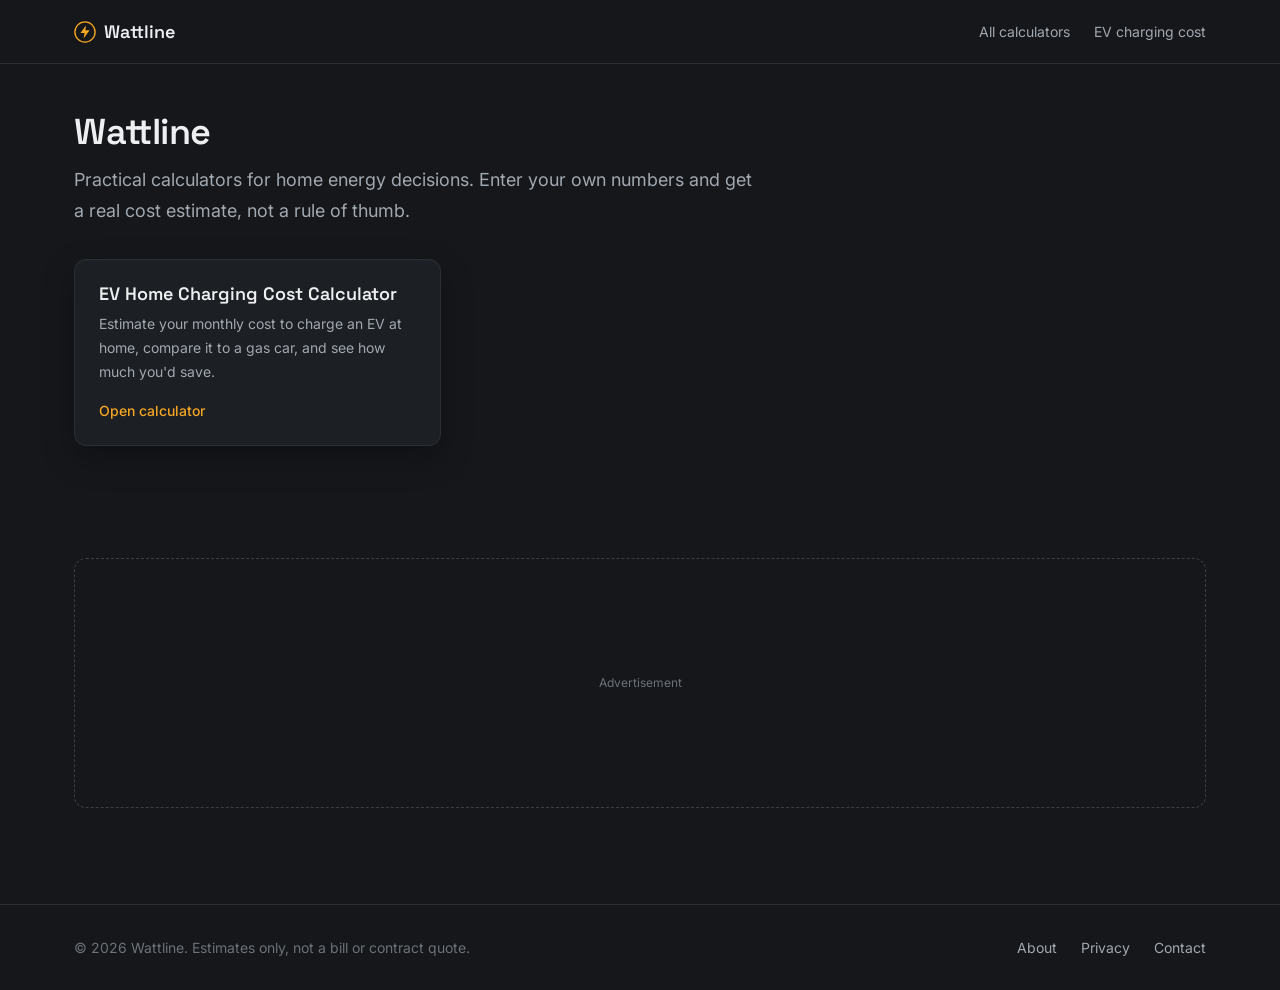
<file: index.html>
<!DOCTYPE html>
<html lang="en">
<head>
  <meta charset="UTF-8" />
  <meta name="viewport" content="width=device-width, initial-scale=1.0" />
  <title>Wattline | Home Energy Calculators</title>
  <meta
    name="description"
    content="Free calculators for home energy decisions: EV charging costs, solar payback, battery storage, and more. Enter your numbers, see real costs."
  />
  <link rel="canonical" href="https://wattline.example/" />

  <meta property="og:type" content="website" />
  <meta property="og:title" content="Wattline | Home Energy Calculators" />
  <meta
    property="og:description"
    content="Free calculators for home energy decisions: EV charging costs, solar payback, battery storage, and more."
  />
  <meta property="og:url" content="https://wattline.example/" />

  <link rel="preconnect" href="https://fonts.googleapis.com" />
  <link rel="preconnect" href="https://fonts.gstatic.com" crossorigin />
  <link
    href="https://fonts.googleapis.com/css2?family=Inter:wght@400;500;600&family=Space+Grotesk:wght@500;600;700&display=swap"
    rel="stylesheet"
  />

  <link rel="stylesheet" href="shared/tokens.css" />
  <link rel="stylesheet" href="shared/base.css" />
  <link rel="stylesheet" href="style.css" />
</head>
<body>
  <div data-include="shared/header.html"></div>

  <main>
    <section class="page-intro wrap">
      <h1>Wattline</h1>
      <p class="page-intro__sub">
        Practical calculators for home energy decisions. Enter your own numbers and get a real
        cost estimate, not a rule of thumb.
      </p>
    </section>

    <section class="tool-index wrap" aria-labelledby="tools-heading">
      <h2 id="tools-heading" class="sr-only">Calculators</h2>
      <div class="tool-index-grid">
        <a class="panel tool-card" href="ev-charging-calculator/">
          <h3>EV Home Charging Cost Calculator</h3>
          <p>
            Estimate your monthly cost to charge an EV at home, compare it to a gas car, and see
            how much you'd save.
          </p>
          <span class="tool-card__cta">Open calculator</span>
        </a>
      </div>
    </section>

    <div class="wrap">
      <div class="ad-slot" role="complementary" aria-label="Advertisement">
        <span class="ad-slot__inner">Advertisement</span>
      </div>
    </div>
  </main>

  <div data-include="shared/footer.html"></div>

  <script src="shared/include.js"></script>
</body>
</html>
</file>
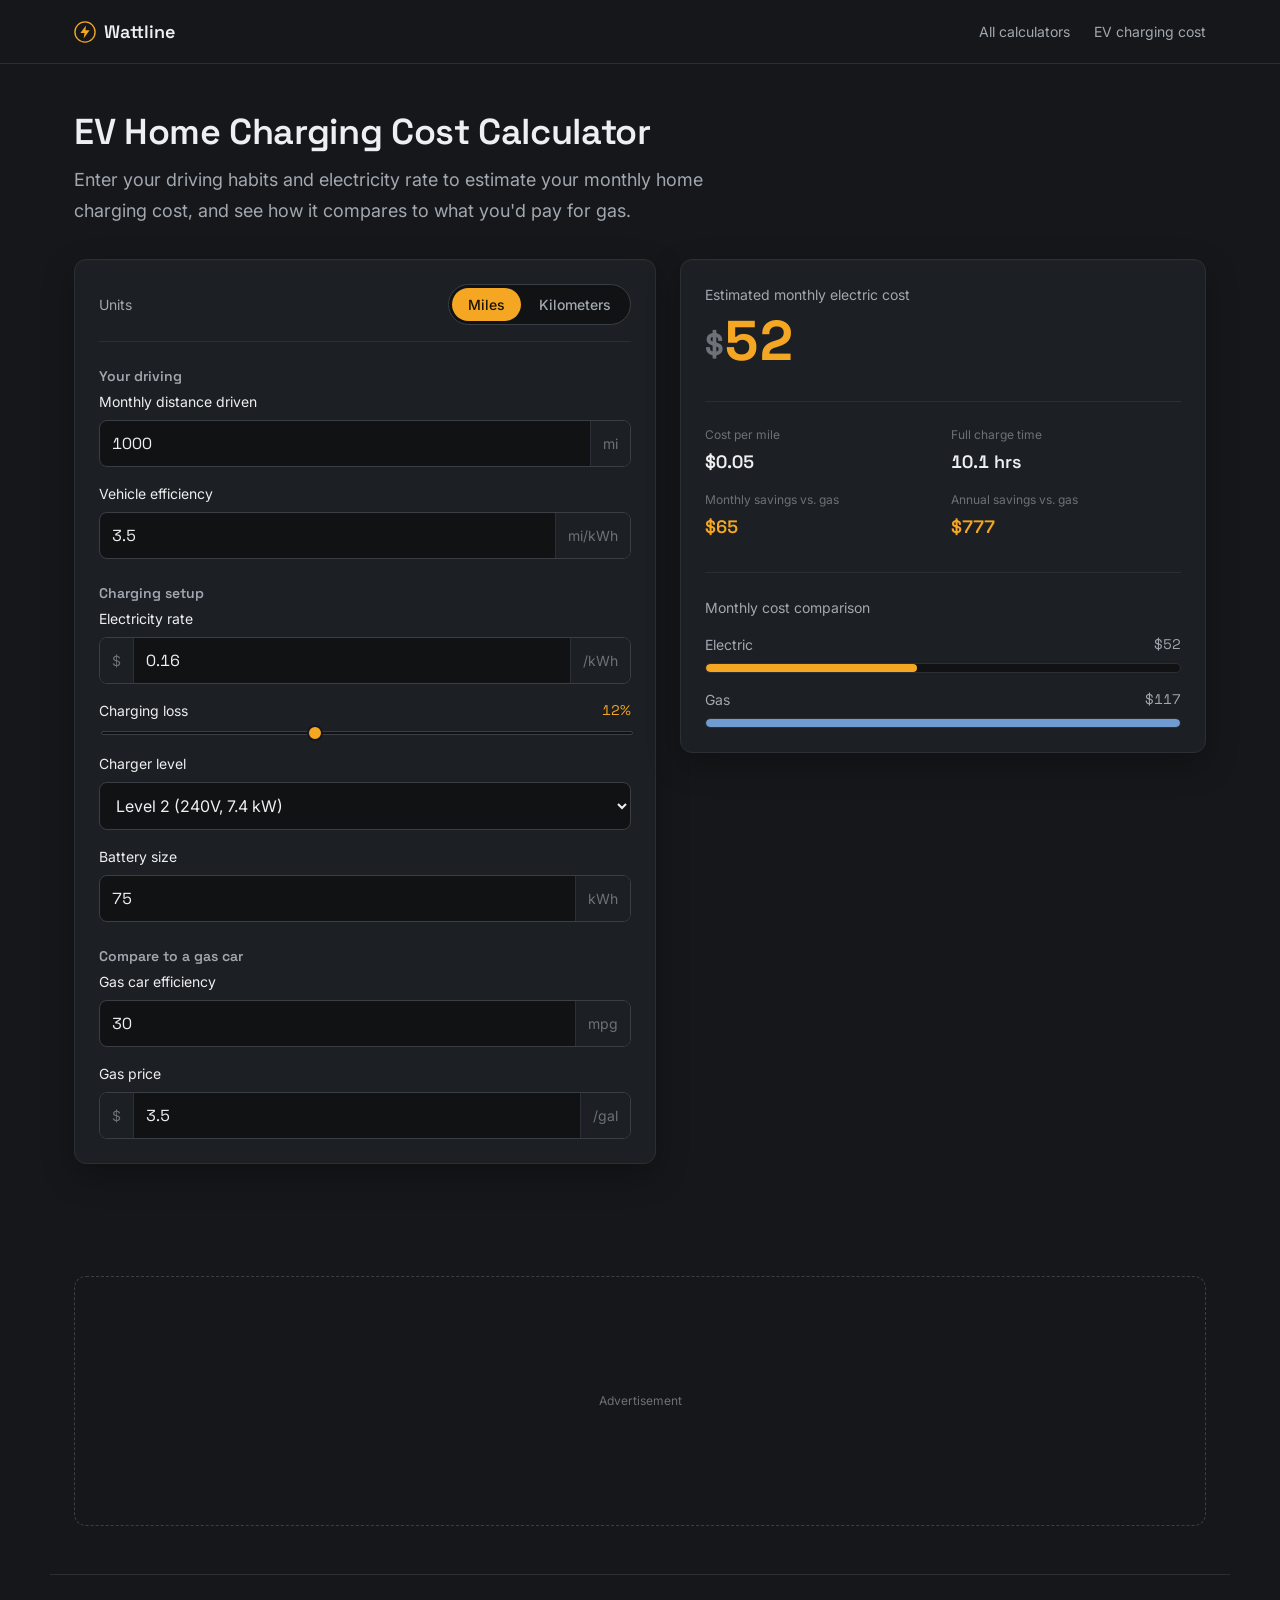
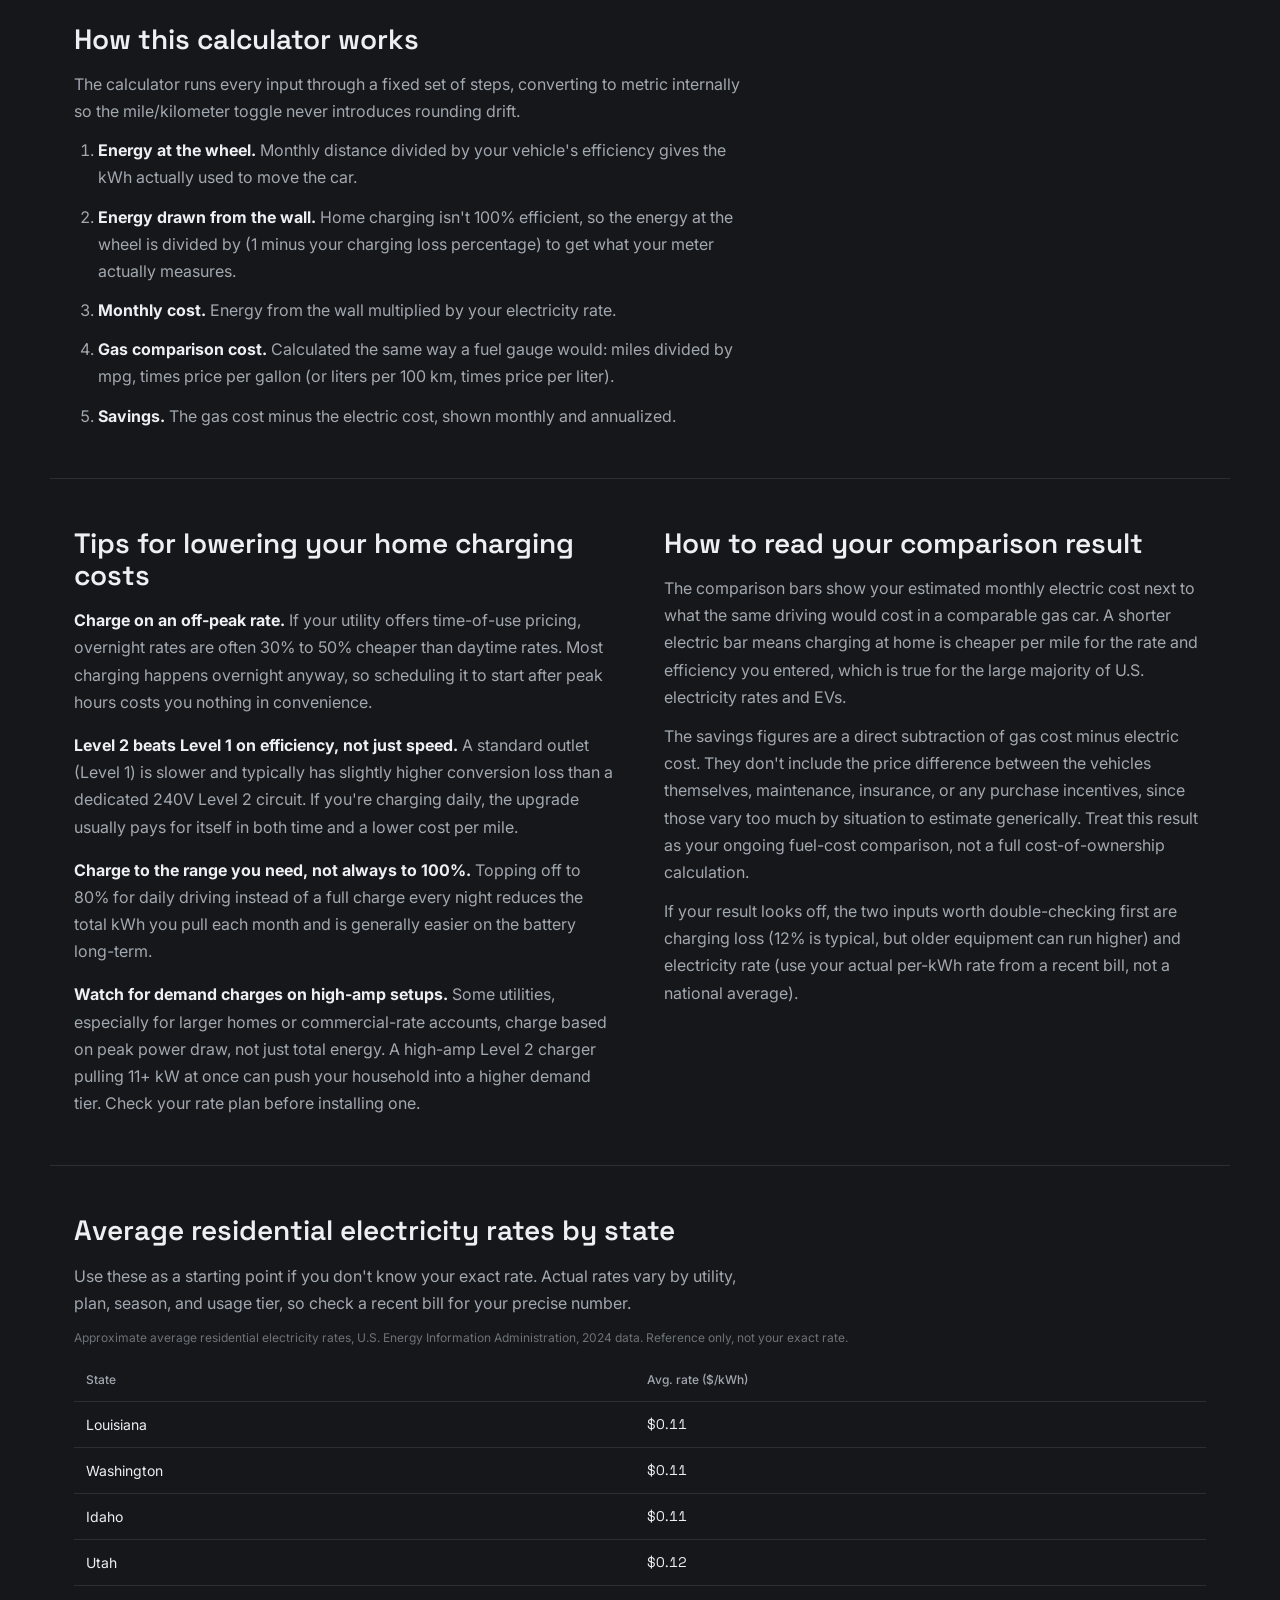
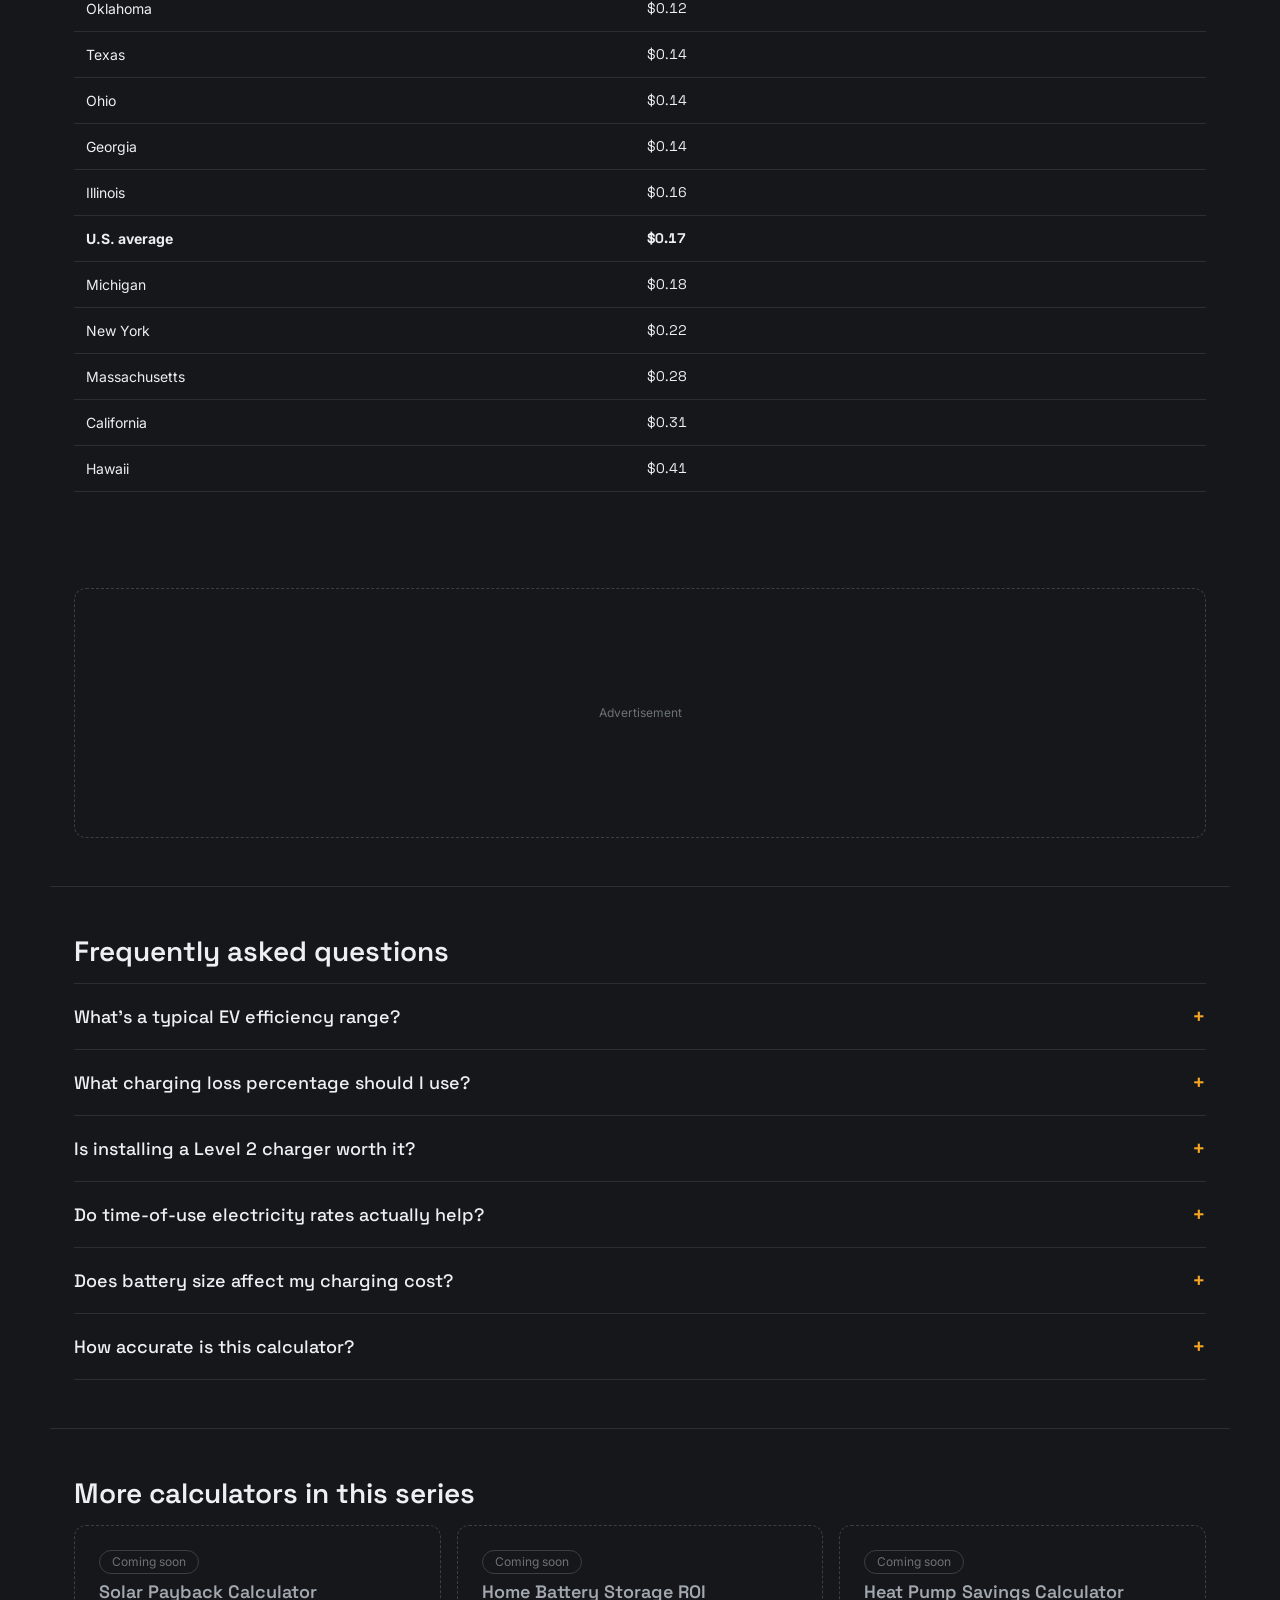
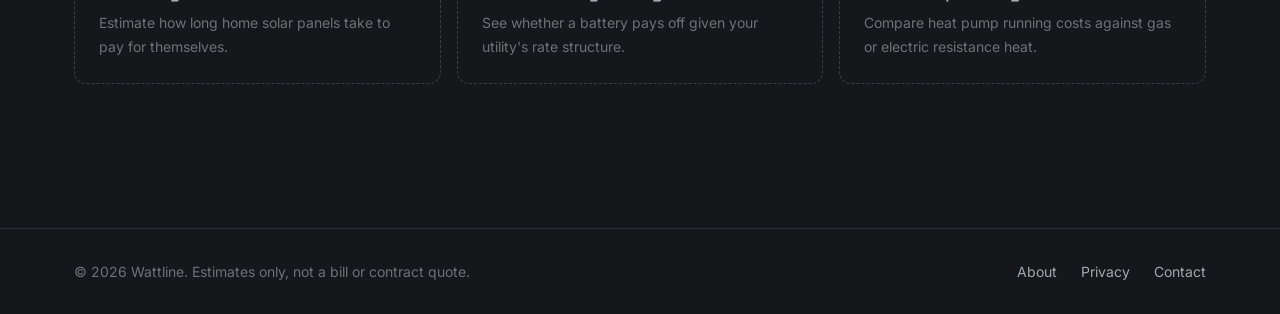
<file: ev-charging-calculator/index.html>
<!DOCTYPE html>
<html lang="en">
<head>
  <meta charset="UTF-8" />
  <meta name="viewport" content="width=device-width, initial-scale=1.0" />
  <title>EV Home Charging Cost Calculator | Wattline</title>
  <meta
    name="description"
    content="Estimate your monthly EV home charging cost, compare it to a gas car, and see how much you'll save. Accounts for charging loss, charger level, and electricity rate."
  />
  <link rel="canonical" href="https://wattline.example/ev-charging-calculator/" />

  <meta property="og:type" content="website" />
  <meta property="og:title" content="EV Home Charging Cost Calculator" />
  <meta
    property="og:description"
    content="Estimate your monthly EV home charging cost and see how it compares to gas."
  />
  <meta property="og:url" content="https://wattline.example/ev-charging-calculator/" />

  <link rel="preconnect" href="https://fonts.googleapis.com" />
  <link rel="preconnect" href="https://fonts.gstatic.com" crossorigin />
  <link
    href="https://fonts.googleapis.com/css2?family=Inter:wght@400;500;600&family=Space+Grotesk:wght@500;600;700&display=swap"
    rel="stylesheet"
  />

  <link rel="stylesheet" href="../shared/tokens.css" />
  <link rel="stylesheet" href="../shared/base.css" />
  <link rel="stylesheet" href="style.css" />

  <script type="application/ld+json">
    {
      "@context": "https://schema.org",
      "@type": "FAQPage",
      "mainEntity": [
        {
          "@type": "Question",
          "name": "What's a typical EV efficiency range?",
          "acceptedAnswer": {
            "@type": "Answer",
            "text": "Most electric vehicles fall between roughly 2.5 and 4.5 miles per kWh (about 1.5 to 2.8 km per kWh), depending on the vehicle's size, weight, and driving conditions. Smaller EVs and sedans tend to sit at the efficient end; larger SUVs and trucks sit lower. Cold weather and highway speeds both reduce efficiency."
          }
        },
        {
          "@type": "Question",
          "name": "What charging loss percentage should I use?",
          "acceptedAnswer": {
            "@type": "Answer",
            "text": "Home charging typically loses 8% to 15% of the electricity drawn from the wall before it reaches the battery, mostly as heat during AC-to-DC conversion. 12% is a reasonable default for a Level 2 home charger. Level 1 setups and older equipment can run slightly higher."
          }
        },
        {
          "@type": "Question",
          "name": "Is installing a Level 2 charger worth it?",
          "acceptedAnswer": {
            "@type": "Answer",
            "text": "If you drive more than a short commute daily, yes. Level 1 (a standard outlet) adds only 3 to 5 miles of range per hour, which struggles to keep up with daily driving. Level 2 adds 20 to 40 miles per hour, fully replenishes overnight, and runs slightly more efficiently, which lowers your effective cost per mile."
          }
        },
        {
          "@type": "Question",
          "name": "Do time-of-use electricity rates actually help?",
          "acceptedAnswer": {
            "@type": "Answer",
            "text": "Often, yes. Many utilities offer overnight off-peak rates that run 30% to 50% below the standard rate. Since most home charging happens overnight anyway, shifting or scheduling charging to that window can meaningfully lower your monthly cost without changing anything else about your driving."
          }
        },
        {
          "@type": "Question",
          "name": "Does battery size affect my charging cost?",
          "acceptedAnswer": {
            "@type": "Answer",
            "text": "No. Your monthly cost depends on how far you drive and how efficiently your car uses electricity, not the size of the battery. Battery size only affects how long a full charge takes and how much range you have between charges."
          }
        },
        {
          "@type": "Question",
          "name": "How accurate is this calculator?",
          "acceptedAnswer": {
            "@type": "Answer",
            "text": "It's an estimate built from the inputs you provide. Your actual utility bill can differ based on tiered pricing, time-of-use rates, seasonal adjustments, and any fixed monthly charges your utility applies. Use it to compare scenarios, not as a substitute for your bill."
          }
        }
      ]
    }
  </script>
</head>
<body>
  <div data-include="../shared/header.html"></div>

  <main>
    <section class="page-intro wrap">
      <h1>EV Home Charging Cost Calculator</h1>
      <p class="page-intro__sub">
        Enter your driving habits and electricity rate to estimate your monthly home charging
        cost, and see how it compares to what you'd pay for gas.
      </p>
    </section>

    <section class="calculator wrap" aria-labelledby="calculator-heading">
      <h2 id="calculator-heading" class="sr-only">Charging cost calculator</h2>

      <div class="calculator__grid">
        <form class="panel calc-inputs" id="calc-form">
          <div class="calc-inputs__unit-row">
            <span class="calc-inputs__unit-label">Units</span>
            <div class="unit-toggle" role="group" aria-label="Distance unit">
              <button type="button" class="unit-toggle__option" data-unit="mi" aria-pressed="true">
                Miles
              </button>
              <button type="button" class="unit-toggle__option" data-unit="km" aria-pressed="false">
                Kilometers
              </button>
            </div>
          </div>

          <fieldset class="calc-inputs__group">
            <legend>Your driving</legend>

            <div class="field">
              <label for="distance">Monthly distance driven</label>
              <div class="field__input-row">
                <input type="number" id="distance" name="distance" min="0" step="1" value="1000" inputmode="decimal" />
                <span class="field__suffix" data-suffix="distance">mi</span>
              </div>
            </div>

            <div class="field">
              <label for="efficiency">Vehicle efficiency</label>
              <div class="field__input-row">
                <input type="number" id="efficiency" name="efficiency" min="0.1" step="0.1" value="3.5" inputmode="decimal" />
                <span class="field__suffix" data-suffix="efficiency">mi/kWh</span>
              </div>
            </div>
          </fieldset>

          <fieldset class="calc-inputs__group">
            <legend>Charging setup</legend>

            <div class="field">
              <label for="rate">Electricity rate</label>
              <div class="field__input-row">
                <span class="field__prefix">$</span>
                <input type="number" id="rate" name="rate" min="0" step="0.01" value="0.16" inputmode="decimal" />
                <span class="field__suffix">/kWh</span>
              </div>
            </div>

            <div class="field">
              <label for="loss">
                Charging loss
                <span class="field__value-badge num" id="loss-value">12%</span>
              </label>
              <input type="range" id="loss" name="loss" min="0" max="30" step="1" value="12" />
            </div>

            <div class="field">
              <label for="charger">Charger level</label>
              <select id="charger" name="charger">
                <option value="1.4">Level 1 (standard outlet, 1.4 kW)</option>
                <option value="7.4" selected>Level 2 (240V, 7.4 kW)</option>
                <option value="11.5">Level 2, high-amp (240V, 11.5 kW)</option>
              </select>
            </div>

            <div class="field">
              <label for="battery">Battery size</label>
              <div class="field__input-row">
                <input type="number" id="battery" name="battery" min="1" step="1" value="75" inputmode="decimal" />
                <span class="field__suffix">kWh</span>
              </div>
            </div>
          </fieldset>

          <fieldset class="calc-inputs__group">
            <legend>Compare to a gas car</legend>

            <div class="field">
              <label for="gas-efficiency">Gas car efficiency</label>
              <div class="field__input-row">
                <input type="number" id="gas-efficiency" name="gasEfficiency" min="1" step="0.1" value="30" inputmode="decimal" />
                <span class="field__suffix" data-suffix="gasEfficiency">mpg</span>
              </div>
            </div>

            <div class="field">
              <label for="gas-price">Gas price</label>
              <div class="field__input-row">
                <span class="field__prefix">$</span>
                <input type="number" id="gas-price" name="gasPrice" min="0" step="0.01" value="3.50" inputmode="decimal" />
                <span class="field__suffix" data-suffix="gasPriceUnit">/gal</span>
              </div>
            </div>
          </fieldset>
        </form>

        <div class="panel meter" aria-live="polite">
          <p class="meter__label">Estimated monthly electric cost</p>
          <p class="meter__value">
            <span class="meter__currency">$</span><span class="num" id="out-monthly-cost">0</span>
          </p>

          <div class="meter__stats">
            <div class="meter__stat">
              <span class="meter__stat-label">Cost per <span data-unit-word="mi">mile</span></span>
              <span class="meter__stat-value num" id="out-cost-per-distance">$0.00</span>
            </div>
            <div class="meter__stat">
              <span class="meter__stat-label">Full charge time</span>
              <span class="meter__stat-value num" id="out-charge-time">0 hrs</span>
            </div>
            <div class="meter__stat">
              <span class="meter__stat-label">Monthly savings vs. gas</span>
              <span class="meter__stat-value num meter__stat-value--amber" id="out-monthly-savings">$0</span>
            </div>
            <div class="meter__stat">
              <span class="meter__stat-label">Annual savings vs. gas</span>
              <span class="meter__stat-value num meter__stat-value--amber" id="out-annual-savings">$0</span>
            </div>
          </div>

          <div class="meter__compare">
            <p class="meter__compare-label">Monthly cost comparison</p>

            <div class="compare-bar">
              <div class="compare-bar__head">
                <span>Electric</span>
                <span class="num" id="out-bar-electric-value">$0</span>
              </div>
              <div class="compare-bar__track">
                <div class="compare-bar__fill compare-bar__fill--amber" id="out-bar-electric" style="width: 0%"></div>
              </div>
            </div>

            <div class="compare-bar">
              <div class="compare-bar__head">
                <span>Gas</span>
                <span class="num" id="out-bar-gas-value">$0</span>
              </div>
              <div class="compare-bar__track">
                <div class="compare-bar__fill compare-bar__fill--blue" id="out-bar-gas" style="width: 0%"></div>
              </div>
            </div>
          </div>
        </div>
      </div>
    </section>

    <div class="wrap">
      <div class="ad-slot" role="complementary" aria-label="Advertisement">
        <span class="ad-slot__inner">Advertisement</span>
      </div>
    </div>

    <section class="content-block wrap" aria-labelledby="methodology-heading">
      <h2 id="methodology-heading">How this calculator works</h2>
      <p>
        The calculator runs every input through a fixed set of steps, converting to metric
        internally so the mile/kilometer toggle never introduces rounding drift.
      </p>
      <ol class="method-list">
        <li>
          <strong>Energy at the wheel.</strong> Monthly distance divided by your vehicle's
          efficiency gives the kWh actually used to move the car.
        </li>
        <li>
          <strong>Energy drawn from the wall.</strong> Home charging isn't 100% efficient, so
          the energy at the wheel is divided by (1 minus your charging loss percentage) to get
          what your meter actually measures.
        </li>
        <li>
          <strong>Monthly cost.</strong> Energy from the wall multiplied by your electricity
          rate.
        </li>
        <li>
          <strong>Gas comparison cost.</strong> Calculated the same way a fuel gauge would: miles
          divided by mpg, times price per gallon (or liters per 100 km, times price per liter).
        </li>
        <li>
          <strong>Savings.</strong> The gas cost minus the electric cost, shown monthly and
          annualized.
        </li>
      </ol>
    </section>

    <section class="content-block content-block--articles wrap">
      <article class="article">
        <h2>Tips for lowering your home charging costs</h2>
        <ul class="article__list">
          <li>
            <strong>Charge on an off-peak rate.</strong> If your utility offers time-of-use
            pricing, overnight rates are often 30% to 50% cheaper than daytime rates. Most
            charging happens overnight anyway, so scheduling it to start after peak hours costs
            you nothing in convenience.
          </li>
          <li>
            <strong>Level 2 beats Level 1 on efficiency, not just speed.</strong> A standard
            outlet (Level 1) is slower and typically has slightly higher conversion loss than a
            dedicated 240V Level 2 circuit. If you're charging daily, the upgrade usually pays
            for itself in both time and a lower cost per mile.
          </li>
          <li>
            <strong>Charge to the range you need, not always to 100%.</strong> Topping off to
            80% for daily driving instead of a full charge every night reduces the total kWh you
            pull each month and is generally easier on the battery long-term.
          </li>
          <li>
            <strong>Watch for demand charges on high-amp setups.</strong> Some utilities,
            especially for larger homes or commercial-rate accounts, charge based on peak power
            draw, not just total energy. A high-amp Level 2 charger pulling 11+ kW at once can
            push your household into a higher demand tier. Check your rate plan before installing
            one.
          </li>
        </ul>
      </article>

      <article class="article">
        <h2>How to read your comparison result</h2>
        <p>
          The comparison bars show your estimated monthly electric cost next to what the same
          driving would cost in a comparable gas car. A shorter electric bar means charging at
          home is cheaper per mile for the rate and efficiency you entered, which is true for
          the large majority of U.S. electricity rates and EVs.
        </p>
        <p>
          The savings figures are a direct subtraction of gas cost minus electric cost. They
          don't include the price difference between the vehicles themselves, maintenance,
          insurance, or any purchase incentives, since those vary too much by situation to
          estimate generically. Treat this result as your ongoing fuel-cost comparison, not a
          full cost-of-ownership calculation.
        </p>
        <p>
          If your result looks off, the two inputs worth double-checking first are charging loss
          (12% is typical, but older equipment can run higher) and electricity rate (use your
          actual per-kWh rate from a recent bill, not a national average).
        </p>
      </article>
    </section>

    <section class="content-block wrap" aria-labelledby="rates-heading">
      <h2 id="rates-heading">Average residential electricity rates by state</h2>
      <p>
        Use these as a starting point if you don't know your exact rate. Actual rates vary by
        utility, plan, season, and usage tier, so check a recent bill for your precise number.
      </p>
      <table class="data-table">
        <caption>
          Approximate average residential electricity rates, U.S. Energy Information
          Administration, 2024 data. Reference only, not your exact rate.
        </caption>
        <thead>
          <tr>
            <th scope="col">State</th>
            <th scope="col">Avg. rate ($/kWh)</th>
          </tr>
        </thead>
        <tbody>
          <tr><td>Louisiana</td><td class="num">$0.11</td></tr>
          <tr><td>Washington</td><td class="num">$0.11</td></tr>
          <tr><td>Idaho</td><td class="num">$0.11</td></tr>
          <tr><td>Utah</td><td class="num">$0.12</td></tr>
          <tr><td>Oklahoma</td><td class="num">$0.12</td></tr>
          <tr><td>Texas</td><td class="num">$0.14</td></tr>
          <tr><td>Ohio</td><td class="num">$0.14</td></tr>
          <tr><td>Georgia</td><td class="num">$0.14</td></tr>
          <tr><td>Illinois</td><td class="num">$0.16</td></tr>
          <tr><td><strong>U.S. average</strong></td><td class="num"><strong>$0.17</strong></td></tr>
          <tr><td>Michigan</td><td class="num">$0.18</td></tr>
          <tr><td>New York</td><td class="num">$0.22</td></tr>
          <tr><td>Massachusetts</td><td class="num">$0.28</td></tr>
          <tr><td>California</td><td class="num">$0.31</td></tr>
          <tr><td>Hawaii</td><td class="num">$0.41</td></tr>
        </tbody>
      </table>
    </section>

    <div class="wrap">
      <div class="ad-slot" role="complementary" aria-label="Advertisement">
        <span class="ad-slot__inner">Advertisement</span>
      </div>
    </div>

    <section class="content-block wrap" aria-labelledby="faq-heading">
      <h2 id="faq-heading">Frequently asked questions</h2>
      <div class="accordion" id="faq-accordion">
        <details class="accordion-item">
          <summary>What's a typical EV efficiency range?</summary>
          <div class="accordion-item__body">
            <p>
              Most electric vehicles fall between roughly 2.5 and 4.5 miles per kWh (about 1.5 to
              2.8 km per kWh), depending on the vehicle's size, weight, and driving conditions.
              Smaller EVs and sedans tend to sit at the efficient end; larger SUVs and trucks sit
              lower. Cold weather and highway speeds both reduce efficiency.
            </p>
          </div>
        </details>

        <details class="accordion-item">
          <summary>What charging loss percentage should I use?</summary>
          <div class="accordion-item__body">
            <p>
              Home charging typically loses 8% to 15% of the electricity drawn from the wall
              before it reaches the battery, mostly as heat during AC-to-DC conversion. 12% is a
              reasonable default for a Level 2 home charger. Level 1 setups and older equipment
              can run slightly higher.
            </p>
          </div>
        </details>

        <details class="accordion-item">
          <summary>Is installing a Level 2 charger worth it?</summary>
          <div class="accordion-item__body">
            <p>
              If you drive more than a short commute daily, yes. Level 1 (a standard outlet)
              adds only 3 to 5 miles of range per hour, which struggles to keep up with daily
              driving. Level 2 adds 20 to 40 miles per hour, fully replenishes overnight, and
              runs slightly more efficiently, which lowers your effective cost per mile.
            </p>
          </div>
        </details>

        <details class="accordion-item">
          <summary>Do time-of-use electricity rates actually help?</summary>
          <div class="accordion-item__body">
            <p>
              Often, yes. Many utilities offer overnight off-peak rates that run 30% to 50%
              below the standard rate. Since most home charging happens overnight anyway,
              shifting or scheduling charging to that window can meaningfully lower your monthly
              cost without changing anything else about your driving.
            </p>
          </div>
        </details>

        <details class="accordion-item">
          <summary>Does battery size affect my charging cost?</summary>
          <div class="accordion-item__body">
            <p>
              No. Your monthly cost depends on how far you drive and how efficiently your car
              uses electricity, not the size of the battery. Battery size only affects how long
              a full charge takes and how much range you have between charges.
            </p>
          </div>
        </details>

        <details class="accordion-item">
          <summary>How accurate is this calculator?</summary>
          <div class="accordion-item__body">
            <p>
              It's an estimate built from the inputs you provide. Your actual utility bill can
              differ based on tiered pricing, time-of-use rates, seasonal adjustments, and any
              fixed monthly charges your utility applies. Use it to compare scenarios, not as a
              substitute for your bill.
            </p>
          </div>
        </details>
      </div>
    </section>

    <section class="content-block related-tools wrap" aria-labelledby="related-heading">
      <h2 id="related-heading">More calculators in this series</h2>
      <div class="related-tools__grid">
        <div class="related-tools__card related-tools__card--ghost">
          <span class="related-tools__badge">Coming soon</span>
          <h3>Solar Payback Calculator</h3>
          <p>Estimate how long home solar panels take to pay for themselves.</p>
        </div>
        <div class="related-tools__card related-tools__card--ghost">
          <span class="related-tools__badge">Coming soon</span>
          <h3>Home Battery Storage ROI</h3>
          <p>See whether a battery pays off given your utility's rate structure.</p>
        </div>
        <div class="related-tools__card related-tools__card--ghost">
          <span class="related-tools__badge">Coming soon</span>
          <h3>Heat Pump Savings Calculator</h3>
          <p>Compare heat pump running costs against gas or electric resistance heat.</p>
        </div>
      </div>
    </section>
  </main>

  <div data-include="../shared/footer.html"></div>

  <script src="../shared/include.js"></script>
  <script src="../shared/units.js"></script>
  <script src="calculator.js"></script>
</body>
</html>
</file>
<file: shared/tokens.css>
/*
  Design tokens shared by every tool in this network.
  Import this file first, before any page-specific stylesheet.
  Do not redefine these values locally — extend with new tokens instead.
*/

:root {
  /* ---- Color: surfaces (dark graphite, never pure black) ---- */
  --color-bg: #15171a;
  --color-bg-elevated: #1c1f23;
  --color-bg-inset: #101214;
  --color-border: #2b2f35;
  --color-border-strong: #3a3f46;

  /* ---- Color: text ---- */
  --color-text-primary: #edeff1;
  --color-text-secondary: #a2a8b0;
  --color-text-tertiary: #6c7278;

  /* ---- Color: accents ---- */
  --color-amber: #f5a623;
  --color-amber-soft: #f5a62326;
  --color-amber-strong: #ffbf4d;
  --color-blue: #6f9bd1;
  --color-blue-soft: #6f9bd126;
  --color-danger: #e0605a;
  --color-success: #6fb582;

  /* ---- Focus ring ---- */
  --color-focus-ring: #f5a623;

  /* ---- Type families ---- */
  --font-display: "Space Grotesk", "Segoe UI", system-ui, sans-serif;
  --font-body: "Inter", "Segoe UI", system-ui, sans-serif;

  /* ---- Type scale ---- */
  --text-xs: 0.75rem;
  --text-sm: 0.875rem;
  --text-base: 1rem;
  --text-md: 1.125rem;
  --text-lg: 1.375rem;
  --text-xl: 1.75rem;
  --text-2xl: 2.25rem;
  --text-3xl: clamp(2.5rem, 5vw, 3.5rem);

  --leading-tight: 1.15;
  --leading-normal: 1.5;
  --leading-relaxed: 1.7;

  /* ---- Spacing scale (4px base) ---- */
  --space-1: 0.25rem;
  --space-2: 0.5rem;
  --space-3: 0.75rem;
  --space-4: 1rem;
  --space-5: 1.5rem;
  --space-6: 2rem;
  --space-7: 3rem;
  --space-8: 4rem;
  --space-9: 6rem;

  /* ---- Radius (shape lock: inputs 8px, cards/panels 12px, pills/switches full) ---- */
  --radius-sm: 8px;
  --radius-md: 12px;
  --radius-full: 999px;

  /* ---- Shadow (tinted to background hue, never pure black) ---- */
  --shadow-panel: 0 1px 0 rgb(255 255 255 / 0.02) inset, 0 12px 32px rgb(0 0 0 / 0.28);

  /* ---- Motion (MOTION_INTENSITY: 2 — fast, functional, no flourish) ---- */
  --ease-standard: cubic-bezier(0.4, 0, 0.2, 1);
  --duration-fast: 120ms;
  --duration-base: 180ms;

  /* ---- Layout ---- */
  --content-max: 1180px;
  --nav-height: 64px;
}

@media (prefers-reduced-motion: reduce) {
  :root {
    --duration-fast: 0ms;
    --duration-base: 0ms;
  }
}
</file>
<file: shared/base.css>
/*
  Shared base styles: reset, typography, and reusable components
  (nav, footer, buttons, panels, accordion, table, unit toggle).
  Import after tokens.css. Page-specific stylesheets should only
  add layout and content unique to that tool.
*/

*,
*::before,
*::after {
  box-sizing: border-box;
}

html {
  color-scheme: dark;
}

body {
  margin: 0;
  background: var(--color-bg);
  color: var(--color-text-primary);
  font-family: var(--font-body);
  font-size: var(--text-base);
  line-height: var(--leading-normal);
  -webkit-font-smoothing: antialiased;
}

img,
svg {
  display: block;
  max-width: 100%;
}

a {
  color: inherit;
}

h1,
h2,
h3,
h4 {
  font-family: var(--font-display);
  font-weight: 600;
  line-height: var(--leading-tight);
  margin: 0;
}

p {
  margin: 0;
}

ul,
ol {
  margin: 0;
  padding: 0;
}

button,
input,
select {
  font-family: inherit;
  font-size: inherit;
  color: inherit;
}

/* Numeric display: tabular figures so live-updating numbers don't jitter */
.num,
.js-num {
  font-family: var(--font-display);
  font-variant-numeric: tabular-nums;
  font-feature-settings: "tnum" 1;
}

:focus-visible {
  outline: 2px solid var(--color-focus-ring);
  outline-offset: 2px;
  border-radius: var(--radius-sm);
}

.wrap {
  max-width: var(--content-max);
  margin-inline: auto;
  padding-inline: var(--space-5);
}

@media (max-width: 640px) {
  .wrap {
    padding-inline: var(--space-4);
  }
}

/* ---------------------------------- Nav ---------------------------------- */

.site-nav {
  height: var(--nav-height);
  display: flex;
  align-items: center;
  border-bottom: 1px solid var(--color-border);
  background: var(--color-bg);
  position: sticky;
  top: 0;
  z-index: 20;
}

.site-nav__inner {
  width: 100%;
  display: flex;
  align-items: center;
  justify-content: space-between;
  gap: var(--space-4);
}

.site-nav__brand {
  display: flex;
  align-items: center;
  gap: var(--space-2);
  font-family: var(--font-display);
  font-weight: 600;
  font-size: var(--text-md);
  text-decoration: none;
  color: var(--color-text-primary);
  white-space: nowrap;
}

.site-nav__brand-mark {
  width: 22px;
  height: 22px;
  flex: none;
}

.site-nav__links {
  display: flex;
  align-items: center;
  gap: var(--space-5);
  font-size: var(--text-sm);
  color: var(--color-text-secondary);
}

.site-nav__links a {
  text-decoration: none;
  transition: color var(--duration-fast) var(--ease-standard);
}

.site-nav__links a:hover {
  color: var(--color-text-primary);
}

/* --------------------------------- Footer --------------------------------- */

.site-footer {
  border-top: 1px solid var(--color-border);
  margin-top: var(--space-9);
  padding-block: var(--space-6);
}

.site-footer__inner {
  display: flex;
  flex-wrap: wrap;
  align-items: center;
  justify-content: space-between;
  gap: var(--space-4);
  font-size: var(--text-sm);
  color: var(--color-text-tertiary);
}

.site-footer__links {
  display: flex;
  gap: var(--space-5);
}

.site-footer__links a {
  text-decoration: none;
  color: var(--color-text-secondary);
}

.site-footer__links a:hover {
  color: var(--color-text-primary);
}

/* --------------------------------- Buttons --------------------------------- */

.btn {
  display: inline-flex;
  align-items: center;
  justify-content: center;
  gap: var(--space-2);
  padding: var(--space-3) var(--space-5);
  border-radius: var(--radius-sm);
  border: 1px solid var(--color-border-strong);
  background: var(--color-bg-elevated);
  color: var(--color-text-primary);
  font-size: var(--text-sm);
  font-weight: 500;
  text-decoration: none;
  cursor: pointer;
  transition: transform var(--duration-fast) var(--ease-standard),
    border-color var(--duration-fast) var(--ease-standard);
}

.btn:hover {
  border-color: var(--color-amber);
}

.btn:active {
  transform: scale(0.98);
}

/* ---------------------------------- Panel ---------------------------------- */

.panel {
  background: var(--color-bg-elevated);
  border: 1px solid var(--color-border);
  border-radius: var(--radius-md);
  box-shadow: var(--shadow-panel);
}

/* -------------------------------- Unit toggle -------------------------------- */

.unit-toggle {
  display: inline-flex;
  border: 1px solid var(--color-border-strong);
  border-radius: var(--radius-full);
  background: var(--color-bg-inset);
  padding: 3px;
  gap: 2px;
}

.unit-toggle__option {
  border: none;
  background: transparent;
  color: var(--color-text-secondary);
  font-size: var(--text-sm);
  font-weight: 500;
  padding: var(--space-2) var(--space-4);
  border-radius: var(--radius-full);
  cursor: pointer;
  transition: background var(--duration-base) var(--ease-standard),
    color var(--duration-base) var(--ease-standard);
}

.unit-toggle__option[aria-pressed="true"] {
  background: var(--color-amber);
  color: #1a1300;
}

.unit-toggle__option:not([aria-pressed="true"]):hover {
  color: var(--color-text-primary);
}

/* --------------------------------- Accordion --------------------------------- */

.accordion-item {
  border-bottom: 1px solid var(--color-border);
}

.accordion-item:first-child {
  border-top: 1px solid var(--color-border);
}

.accordion-item summary {
  list-style: none;
  cursor: pointer;
  padding: var(--space-4) 0;
  display: flex;
  align-items: center;
  justify-content: space-between;
  gap: var(--space-4);
  font-family: var(--font-display);
  font-weight: 500;
  font-size: var(--text-md);
}

.accordion-item summary::-webkit-details-marker {
  display: none;
}

.accordion-item summary::after {
  content: "+";
  flex: none;
  font-size: var(--text-lg);
  color: var(--color-amber);
  transition: transform var(--duration-base) var(--ease-standard);
}

.accordion-item[open] summary::after {
  transform: rotate(45deg);
}

.accordion-item__body {
  padding-bottom: var(--space-4);
  color: var(--color-text-secondary);
  line-height: var(--leading-relaxed);
  max-width: 68ch;
}

/* ----------------------------------- Table ----------------------------------- */

.data-table {
  width: 100%;
  border-collapse: collapse;
  font-size: var(--text-sm);
}

.data-table caption {
  text-align: left;
  color: var(--color-text-tertiary);
  font-size: var(--text-xs);
  margin-bottom: var(--space-3);
}

.data-table th,
.data-table td {
  text-align: left;
  padding: var(--space-3) var(--space-3);
  border-bottom: 1px solid var(--color-border);
}

.data-table th {
  color: var(--color-text-secondary);
  font-weight: 500;
  font-size: var(--text-xs);
  text-transform: none;
}

.data-table td.num {
  color: var(--color-text-primary);
}

@media (max-width: 640px) {
  .data-table {
    font-size: var(--text-xs);
  }

  .data-table th,
  .data-table td {
    padding: var(--space-2);
  }
}

/* -------------------------------- Page intro -------------------------------- */
/* Shared page header used at the top of every tool and the homepage. */

.sr-only {
  position: absolute;
  width: 1px;
  height: 1px;
  padding: 0;
  margin: -1px;
  overflow: hidden;
  clip: rect(0, 0, 0, 0);
  white-space: nowrap;
  border: 0;
}

.page-intro {
  padding-block: var(--space-7) var(--space-6);
}

.page-intro h1 {
  font-size: var(--text-2xl);
  letter-spacing: -0.01em;
}

.page-intro__sub {
  margin-top: var(--space-3);
  max-width: 62ch;
  color: var(--color-text-secondary);
  font-size: var(--text-md);
  line-height: var(--leading-relaxed);
}

/* ------------------------------- Content block ------------------------------- */
/* Generic content section used below the tool on every page (methodology,
   articles, data tables, FAQ, etc). Page-specific stylesheets add layout
   variants (e.g. a two-column article grid) on top of this base. */

.content-block {
  padding-block: var(--space-7);
  border-top: 1px solid var(--color-border);
}

.content-block h2 {
  font-size: var(--text-xl);
  margin-bottom: var(--space-4);
}

.content-block > p {
  color: var(--color-text-secondary);
  line-height: var(--leading-relaxed);
  max-width: 68ch;
  margin-bottom: var(--space-3);
}

/* --------------------------------- Ad slot --------------------------------- */
/* Reserved space for an ad unit. Fixed min-height prevents layout shift
   (CLS) once a real ad script fills it. Drop an ad network's snippet
   inside .ad-slot__inner; keep the wrapper's min-height as-is so the
   reserved space matches what the ad will actually occupy. */

.ad-slot {
  margin-block: var(--space-7);
  border: 1px dashed var(--color-border-strong);
  border-radius: var(--radius-md);
  min-height: 250px;
  display: flex;
  align-items: center;
  justify-content: center;
}

.ad-slot__inner {
  color: var(--color-text-tertiary);
  font-size: var(--text-xs);
}

@media (max-width: 640px) {
  .ad-slot {
    min-height: 200px;
  }
}

@media (prefers-reduced-motion: reduce) {
  * {
    animation-duration: 0.001ms !important;
    animation-iteration-count: 1 !important;
    transition-duration: 0.001ms !important;
  }
}
</file>
<file: style.css>
/* Page-specific styles for the network homepage. */

.tool-index {
  padding-bottom: var(--space-8);
}

.tool-index-grid {
  display: grid;
  grid-template-columns: repeat(auto-fill, minmax(280px, 1fr));
  gap: var(--space-4);
}

.tool-card {
  display: flex;
  flex-direction: column;
  gap: var(--space-2);
  padding: var(--space-5);
  text-decoration: none;
  color: inherit;
  transition: border-color var(--duration-fast) var(--ease-standard),
    transform var(--duration-fast) var(--ease-standard);
}

.tool-card:hover {
  border-color: var(--color-amber);
}

.tool-card:active {
  transform: scale(0.99);
}

.tool-card h3 {
  font-size: var(--text-md);
  color: var(--color-text-primary);
}

.tool-card p {
  font-size: var(--text-sm);
  color: var(--color-text-secondary);
  line-height: var(--leading-relaxed);
}

.tool-card__cta {
  margin-top: var(--space-2);
  font-size: var(--text-sm);
  font-weight: 500;
  color: var(--color-amber);
}
</file>
<file: ev-charging-calculator/style.css>
/* Page-specific styles for the EV Home Charging Cost Calculator. */
/* .sr-only, .page-intro, and the base .content-block rules live in
   shared/base.css — this file only adds what's unique to this tool. */

/* -------------------------------- Calculator -------------------------------- */

.calculator {
  padding-bottom: var(--space-8);
}

.calculator__grid {
  display: grid;
  grid-template-columns: 1.05fr 0.95fr;
  gap: var(--space-5);
  align-items: start;
}

@media (max-width: 900px) {
  .calculator__grid {
    grid-template-columns: 1fr;
  }
}

.calc-inputs {
  padding: var(--space-5);
  display: flex;
  flex-direction: column;
  gap: var(--space-5);
}

.calc-inputs__unit-row {
  display: flex;
  align-items: center;
  justify-content: space-between;
  padding-bottom: var(--space-4);
  border-bottom: 1px solid var(--color-border);
}

.calc-inputs__unit-label {
  font-size: var(--text-sm);
  color: var(--color-text-secondary);
}

.calc-inputs__group {
  border: none;
  padding: 0;
  margin: 0;
  display: flex;
  flex-direction: column;
  gap: var(--space-4);
}

.calc-inputs__group legend {
  font-family: var(--font-display);
  font-size: var(--text-sm);
  font-weight: 600;
  color: var(--color-text-secondary);
  padding: 0;
  margin-bottom: var(--space-1);
  text-transform: none;
}

.field {
  display: flex;
  flex-direction: column;
  gap: var(--space-2);
}

.field label {
  font-size: var(--text-sm);
  color: var(--color-text-primary);
  display: flex;
  align-items: center;
  justify-content: space-between;
  gap: var(--space-2);
}

.field__value-badge {
  color: var(--color-amber);
  font-size: var(--text-sm);
}

.field__input-row {
  display: flex;
  align-items: stretch;
  border: 1px solid var(--color-border-strong);
  border-radius: var(--radius-sm);
  background: var(--color-bg-inset);
  overflow: hidden;
}

.field__input-row:focus-within {
  border-color: var(--color-amber);
}

.field__input-row input {
  flex: 1;
  min-width: 0;
  background: transparent;
  border: none;
  padding: var(--space-3) var(--space-3);
  font-family: var(--font-display);
  font-variant-numeric: tabular-nums;
}

.field__input-row input:focus {
  outline: none;
}

.field__prefix,
.field__suffix {
  display: flex;
  align-items: center;
  padding-inline: var(--space-3);
  color: var(--color-text-tertiary);
  font-size: var(--text-sm);
  background: var(--color-bg-elevated);
}

.field__prefix {
  border-right: 1px solid var(--color-border);
}

.field__suffix {
  border-left: 1px solid var(--color-border);
  white-space: nowrap;
}

.field select {
  background: var(--color-bg-inset);
  border: 1px solid var(--color-border-strong);
  border-radius: var(--radius-sm);
  padding: var(--space-3);
  width: 100%;
}

.field select:focus {
  border-color: var(--color-amber);
  outline: none;
}

/* Range slider */
.field input[type="range"] {
  -webkit-appearance: none;
  appearance: none;
  width: 100%;
  height: 4px;
  border-radius: var(--radius-full);
  background: var(--color-bg-inset);
  border: 1px solid var(--color-border-strong);
}

.field input[type="range"]::-webkit-slider-thumb {
  -webkit-appearance: none;
  appearance: none;
  width: 16px;
  height: 16px;
  border-radius: 50%;
  background: var(--color-amber);
  cursor: pointer;
  border: 2px solid var(--color-bg);
}

.field input[type="range"]::-moz-range-thumb {
  width: 16px;
  height: 16px;
  border-radius: 50%;
  background: var(--color-amber);
  cursor: pointer;
  border: 2px solid var(--color-bg);
}

/* ---------------------------------- Meter ---------------------------------- */

.meter {
  padding: var(--space-5);
  position: sticky;
  top: calc(var(--nav-height) + var(--space-4));
}

@media (max-width: 900px) {
  .meter {
    position: static;
  }
}

.meter__label {
  font-size: var(--text-sm);
  color: var(--color-text-secondary);
}

.meter__value {
  margin-top: var(--space-2);
  font-family: var(--font-display);
  font-size: var(--text-3xl);
  font-weight: 700;
  color: var(--color-amber);
  line-height: 1;
}

.meter__currency {
  font-size: 0.55em;
  vertical-align: 0.15em;
  color: var(--color-text-tertiary);
}

.meter__stats {
  margin-top: var(--space-6);
  display: grid;
  grid-template-columns: 1fr 1fr;
  gap: var(--space-4);
  border-top: 1px solid var(--color-border);
  padding-top: var(--space-5);
}

.meter__stat {
  display: flex;
  flex-direction: column;
  gap: var(--space-1);
}

.meter__stat-label {
  font-size: var(--text-xs);
  color: var(--color-text-tertiary);
}

.meter__stat-value {
  font-size: var(--text-md);
  font-weight: 600;
}

.meter__stat-value--amber {
  color: var(--color-amber);
}

.meter__compare {
  margin-top: var(--space-6);
  border-top: 1px solid var(--color-border);
  padding-top: var(--space-5);
}

.meter__compare-label {
  font-size: var(--text-sm);
  color: var(--color-text-secondary);
  margin-bottom: var(--space-4);
}

.compare-bar {
  margin-bottom: var(--space-4);
}

.compare-bar:last-child {
  margin-bottom: 0;
}

.compare-bar__head {
  display: flex;
  justify-content: space-between;
  font-size: var(--text-sm);
  margin-bottom: var(--space-2);
  color: var(--color-text-secondary);
}

.compare-bar__track {
  height: 10px;
  border-radius: var(--radius-full);
  background: var(--color-bg-inset);
  border: 1px solid var(--color-border);
  overflow: hidden;
}

.compare-bar__fill {
  height: 100%;
  border-radius: var(--radius-full);
  transition: width var(--duration-base) var(--ease-standard);
}

.compare-bar__fill--amber {
  background: var(--color-amber);
}

.compare-bar__fill--blue {
  background: var(--color-blue);
}

/* ------------------------------- Content blocks ------------------------------- */
/* Base .content-block rules live in shared/base.css. */

.method-list {
  display: flex;
  flex-direction: column;
  gap: var(--space-3);
  max-width: 68ch;
  padding-left: var(--space-5);
  color: var(--color-text-secondary);
  line-height: var(--leading-relaxed);
}

.method-list strong {
  color: var(--color-text-primary);
}

.content-block--articles {
  display: grid;
  grid-template-columns: 1fr 1fr;
  gap: var(--space-7);
}

@media (max-width: 800px) {
  .content-block--articles {
    grid-template-columns: 1fr;
    gap: var(--space-6);
  }
}

.article p,
.article__list {
  color: var(--color-text-secondary);
  line-height: var(--leading-relaxed);
}

.article__list {
  display: flex;
  flex-direction: column;
  gap: var(--space-4);
  list-style: none;
  margin-top: var(--space-4);
}

.article__list strong {
  color: var(--color-text-primary);
}

.article p {
  margin-top: var(--space-3);
}

/* --------------------------------- Related --------------------------------- */

.related-tools__grid {
  display: grid;
  grid-template-columns: repeat(3, 1fr);
  gap: var(--space-4);
}

@media (max-width: 800px) {
  .related-tools__grid {
    grid-template-columns: 1fr;
  }
}

.related-tools__card {
  border: 1px dashed var(--color-border-strong);
  border-radius: var(--radius-md);
  padding: var(--space-5);
  display: flex;
  flex-direction: column;
  gap: var(--space-2);
}

.related-tools__card h3 {
  font-size: var(--text-md);
  color: var(--color-text-secondary);
}

.related-tools__card p {
  font-size: var(--text-sm);
  color: var(--color-text-tertiary);
  line-height: var(--leading-relaxed);
}

.related-tools__badge {
  align-self: flex-start;
  font-size: var(--text-xs);
  color: var(--color-text-tertiary);
  border: 1px solid var(--color-border-strong);
  border-radius: var(--radius-full);
  padding: 2px var(--space-3);
}
</file>
